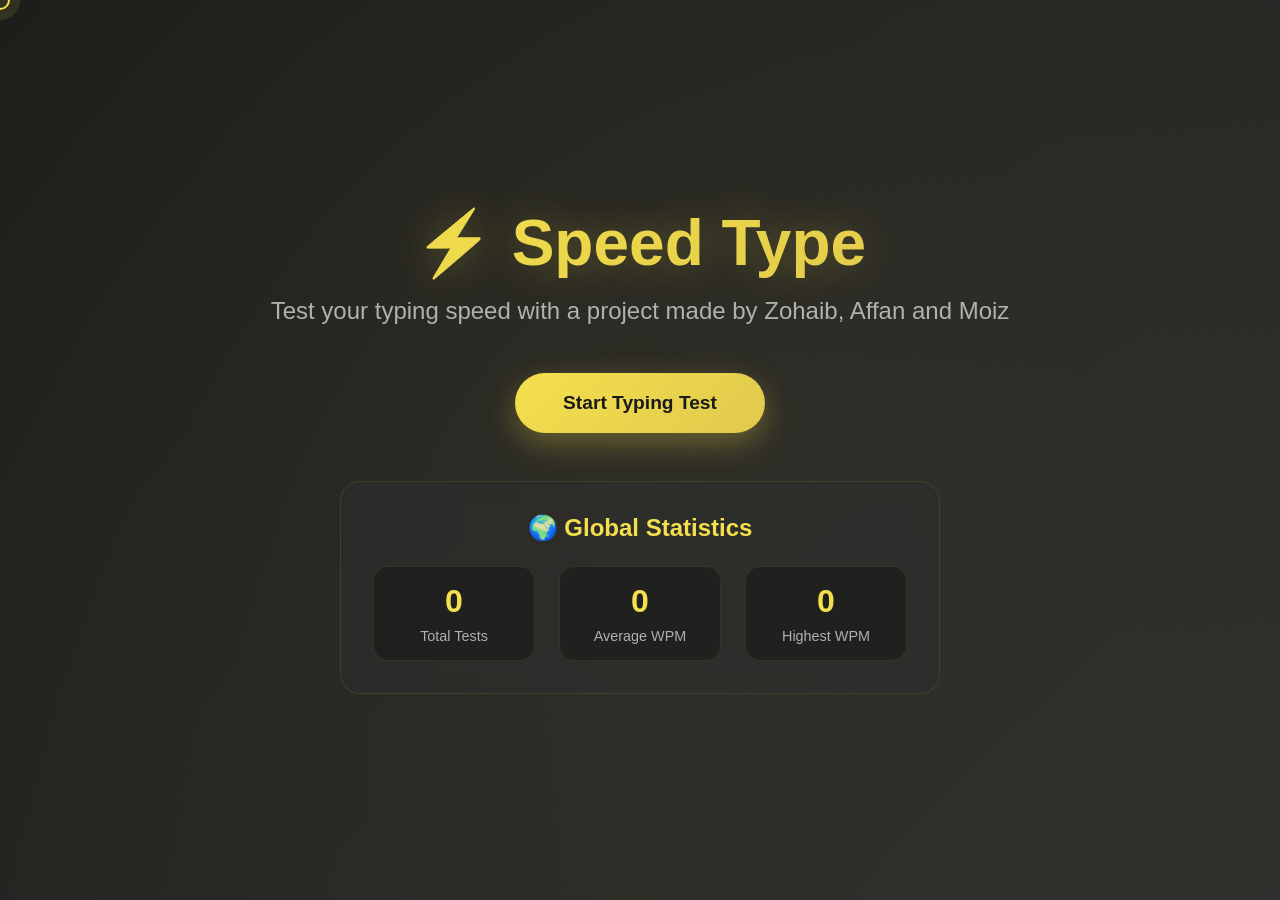
<file: index.html>
<!DOCTYPE html>
<html lang="en">
<head>
    <meta charset="UTF-8">
    <meta name="viewport" content="width=device-width, initial-scale=1.0">
    <title>Premium WPM Tester</title>
    <link rel="stylesheet" href="style.css">
</head>
<body>
    <!-- Custom Cursor -->
    <div class="cursor"></div>
    <div class="cursor-follower"></div>

    <!-- CAPTCHA Modal -->
    <div class="captcha-modal" id="captchaModal">
        <div class="captcha-container">
            <h2>🔒 Verify You're Human</h2>
            <p>Please enter the CAPTCHA below to start the test</p>
            <div class="captcha-display">
                <span id="captchaText">Loading...</span>
                <button class="refresh-captcha" onclick="generateCaptcha()">🔄</button>
            </div>
            <input type="text" id="captchaInput" placeholder="Enter CAPTCHA" class="captcha-input">
            <div class="captcha-error" id="captchaError"></div>
            <button class="verify-btn" onclick="verifyCaptcha()">Verify & Start</button>
        </div>
    </div>

    <!-- Hero Section -->
    <section class="hero" id="hero">
        <div class="hero-content">
            <h1>⚡ Speed Type</h1>
            <p class="subtitle">Test your typing speed with a project made by Zohaib, Affan and Moiz</p>
            <button class="start-btn" onclick="showCaptcha()">Start Typing Test</button>
            <div class="global-stats" id="globalStats">
                <h3>🌍 Global Statistics</h3>
                <div class="stats-grid">
                    <div class="stat-item">
                        <span class="stat-num" id="totalTests">0</span>
                        <span class="stat-text">Total Tests</span>
                    </div>
                    <div class="stat-item">
                        <span class="stat-num" id="avgWpm">0</span>
                        <span class="stat-text">Average WPM</span>
                    </div>
                    <div class="stat-item">
                        <span class="stat-num" id="highestWpm">0</span>
                        <span class="stat-text">Highest WPM</span>
                    </div>
                </div>
            </div>
        </div>
    </section>

    <!-- Test Section -->
    <section class="test-section" id="testSection">
        <div class="test-container">
            <div class="time-selector">
                <button class="time-btn active" onclick="selectTime(15)">15s</button>
                <button class="time-btn" onclick="selectTime(30)">30s</button>
                <button class="time-btn" onclick="selectTime(60)">60s</button>
                <button class="time-btn" onclick="selectTime(90)">90s</button>
            </div>

            <div class="stats-bar">
                <div class="stat">
                    <span class="stat-value" id="timer">60</span>
                    <span class="stat-label">Time</span>
                </div>
                <div class="stat">
                    <span class="stat-value" id="wpm">0</span>
                    <span class="stat-label">WPM</span>
                </div>
                <div class="stat">
                    <span class="stat-value" id="accuracy">100</span>
                    <span class="stat-label">Accuracy %</span>
                </div>
                <div class="stat">
                    <span class="stat-value" id="errors">0</span>
                    <span class="stat-label">Errors</span>
                </div>
            </div>

            <div class="text-display" id="textDisplay"></div>
            <input type="text" class="input-field" id="inputField" placeholder="Start typing here..." disabled>

            <div class="control-btns">
                <button class="ctrl-btn" onclick="newParagraph()">🔄 New Paragraph</button>
                <button class="ctrl-btn" onclick="resetTest()">↻ Reset</button>
            </div>
        </div>
    </section>

    <!-- Results Section -->
    <section class="results-section" id="resultsSection">
        <div class="results-container">
            <div class="results-header">
                <h2>🎉 Test Complete!</h2>
            </div>

            <div class="main-results">
                <div class="result-card">
                    <h3 id="finalWpm">0</h3>
                    <p>Words Per Minute</p>
                </div>
                <div class="result-card">
                    <h3 id="finalAccuracy">0%</h3>
                    <p>Accuracy</p>
                </div>
                <div class="result-card">
                    <h3 id="finalCorrect">0</h3>
                    <p>Correct Words</p>
                </div>
                <div class="result-card">
                    <h3 id="finalErrors">0</h3>
                    <p>Total Errors</p>
                </div>
            </div>

            <!-- Leaderboard Tabs -->
            <div class="leaderboard-tabs">
                <button class="tab-btn active" onclick="showTab('personal')">📊 Your History</button>
                <button class="tab-btn" onclick="showTab('global')">🌍 Global Leaderboard</button>
            </div>

            <!-- Personal History Section -->
            <div class="history-section" id="personalHistory">
                <h3>📊 Your Best Scores</h3>
                <div class="history-grid" id="historyGrid"></div>
            </div>

            <!-- Global Leaderboard Section -->
            <div class="history-section" id="globalLeaderboard" style="display: none;">
                <h3>🌍 Top 10 Global Scores</h3>
                <div class="history-grid" id="leaderboardGrid"></div>
            </div>

            <div class="control-btns">
                <button class="ctrl-btn" onclick="retakeTest()">↻ Take Another Test</button>
                <button class="ctrl-btn" onclick="goHome()">🏠 Home</button>
            </div>
        </div>
    </section>

    <script>
        // API Base URL - Change this if your backend runs on different host/port
        const API_URL = 'http://localhost:8000';

        // Custom Cursor
        const cursor = document.querySelector('.cursor');
        const follower = document.querySelector('.cursor-follower');

        document.addEventListener('mousemove', (e) => {
            cursor.style.left = e.clientX + 'px';
            cursor.style.top = e.clientY + 'px';
            
            setTimeout(() => {
                follower.style.left = e.clientX + 'px';
                follower.style.top = e.clientY + 'px';
            }, 100);
        });

        // Paragraphs
        let paragraphs = [
            "The quick brown fox jumps over the lazy dog every single morning. This sentence helps me warm up my fingers and focus on accuracy. I try to type it smoothly without rushing, making sure every key is pressed correctly. Slow and steady always builds better technique.",
            "Respectfully, if you're not hitting that WPM goal, you're kinda sus. But it's giving growth mindset energy so we stan the effort. The way you're typing is ate, no crumbs left. This is your moment to shine and be iconic. Remember, we're all just NPCs in someone else's story, but you're the main character here. Slay the keyboard bestie.",
            "Okay but like, typing fast is literally a flex in this economy. Your keyboard is probably screaming right now but that's the vibe we're going for. This hits different when you're in the zone. No thoughts, just vibes and finger movement. You're doing amazing sweetie, keep that energy up. The algorithm is watching and it's impressed.",
            "Listen, I'm not saying you're the GOAT at typing, but you're definitely giving champion energy. The dedication is unmatched, the speed is incredible, and the accuracy is chef's kiss. This is what peak performance looks like fam. You understood the assignment and came prepared. Respectfully, you're carrying the team right now.",
            "Pov: you're absolutely crushing this typing test and everyone is shook. The way your fingers are moving is giving professional typist realness. This is so fetch and it's definitely going to happen. You're living rent free in everyone's head with these skills. The vibes are immaculate and the energy is unmatched bestie.",
            "Bestie wake up, new typing speed just dropped and it's giving everything. The commitment to excellence is real and we're here for it. Your typing aura is literally glowing right now. This is the content we signed up for. No skips, all hits, just pure typing excellence. You're the moment and the movement."
        ];

        let selectedTime = 60;
        let timeLeft = selectedTime;
        let timerInterval;
        let currentParagraph = '';
        let charIndex = 0;
        let errors = 0;
        let correctChars = 0;
        let isTestActive = false;
        let testStarted = false;
        let captchaSessionId = null;

        // ==================== CAPTCHA FUNCTIONS ====================

        async function generateCaptcha() {
            try {
                const response = await fetch(`${API_URL}/api/captcha/generate`, {
                    method: 'POST',
                    headers: {
                        'Content-Type': 'application/json'
                    }
                });

                const data = await response.json();
                captchaSessionId = data.session_id;
                document.getElementById('captchaText').textContent = data.captcha_text;
                document.getElementById('captchaError').textContent = '';
            } catch (error) {
                console.error('Error generating CAPTCHA:', error);
                document.getElementById('captchaText').textContent = 'Error loading CAPTCHA';
            }
        }

        function showCaptcha() {
            document.getElementById('captchaModal').classList.add('active');
            generateCaptcha();
            document.getElementById('captchaInput').value = '';
            document.getElementById('captchaInput').focus();
        }

        async function verifyCaptcha() {
            const captchaInput = document.getElementById('captchaInput').value;
            
            if (!captchaInput) {
                document.getElementById('captchaError').textContent = 'Please enter the CAPTCHA';
                return;
            }

            try {
                const response = await fetch(`${API_URL}/api/captcha/verify`, {
                    method: 'POST',
                    headers: {
                        'Content-Type': 'application/json'
                    },
                    body: JSON.stringify({
                        session_id: captchaSessionId,
                        captcha_input: captchaInput
                    })
                });

                const data = await response.json();

                if (response.ok && data.verified) {
                    document.getElementById('captchaModal').classList.remove('active');
                    startTest();
                } else {
                    document.getElementById('captchaError').textContent = 'Incorrect CAPTCHA. Try again.';
                    generateCaptcha();
                    document.getElementById('captchaInput').value = '';
                }
            } catch (error) {
                console.error('Error verifying CAPTCHA:', error);
                document.getElementById('captchaError').textContent = 'Verification failed. Try again.';
                generateCaptcha();
            }
        }

        // Allow Enter key to verify CAPTCHA
        document.getElementById('captchaInput').addEventListener('keypress', (e) => {
            if (e.key === 'Enter') {
                verifyCaptcha();
            }
        });

        // ==================== GLOBAL STATS FUNCTIONS ====================

        async function loadGlobalStats() {
            try {
                const response = await fetch(`${API_URL}/api/stats`);
                const data = await response.json();

                document.getElementById('totalTests').textContent = data.total_tests;
                document.getElementById('avgWpm').textContent = data.average_wpm;
                document.getElementById('highestWpm').textContent = data.highest_wpm;
            } catch (error) {
                console.error('Error loading global stats:', error);
            }
        }

        // ==================== LEADERBOARD FUNCTIONS ====================

        async function submitToLeaderboard(wpm, accuracy, correctWords, errors, time) {
            try {
                const response = await fetch(`${API_URL}/api/leaderboard/submit`, {
                    method: 'POST',
                    headers: {
                        'Content-Type': 'application/json'
                    },
                    body: JSON.stringify({
                        wpm: wpm,
                        accuracy: accuracy,
                        correct_words: correctWords,
                        errors: errors,
                        time: time,
                        date: new Date().toLocaleDateString()
                    })
                });

                const data = await response.json();
                console.log('Score submitted to leaderboard:', data);
                return data;
            } catch (error) {
                console.error('Error submitting to leaderboard:', error);
            }
        }

        async function loadGlobalLeaderboard() {
            try {
                const response = await fetch(`${API_URL}/api/leaderboard/top?limit=10`);
                const data = await response.json();

                const leaderboardGrid = document.getElementById('leaderboardGrid');
                leaderboardGrid.innerHTML = '';

                if (data.count === 0) {
                    leaderboardGrid.innerHTML = '<p style="text-align: center; color: #b0b0b0;">No scores yet. Be the first!</p>';
                    return;
                }

                data.scores.forEach((score, index) => {
                    const item = document.createElement('div');
                    item.classList.add('history-item');
                    
                    const rankEmoji = index === 0 ? '🥇' : index === 1 ? '🥈' : index === 2 ? '🥉' : `#${index + 1}`;
                    
                    item.innerHTML = `
                        <div class="wpm">${rankEmoji} ${score.wpm} WPM</div>
                        <div class="details">
                            <span>Accuracy: ${score.accuracy}%</span>
                            <span>${score.time}s</span>
                        </div>
                        <div class="details">
                            <span>Errors: ${score.errors}</span>
                            <span>${score.date}</span>
                        </div>
                    `;
                    leaderboardGrid.appendChild(item);
                });
            } catch (error) {
                console.error('Error loading leaderboard:', error);
            }
        }

        function showTab(tab) {
            const personalHistory = document.getElementById('personalHistory');
            const globalLeaderboard = document.getElementById('globalLeaderboard');
            const tabs = document.querySelectorAll('.tab-btn');

            tabs.forEach(t => t.classList.remove('active'));

            if (tab === 'personal') {
                personalHistory.style.display = 'block';
                globalLeaderboard.style.display = 'none';
                tabs[0].classList.add('active');
            } else {
                personalHistory.style.display = 'none';
                globalLeaderboard.style.display = 'block';
                tabs[1].classList.add('active');
                loadGlobalLeaderboard();
            }
        }

        // ==================== TEST FUNCTIONS ====================

        function initTest() {
            newParagraph();
            loadGlobalStats();
        }

        function selectTime(time) {
            if (testStarted) return;
            
            selectedTime = time;
            timeLeft = time;
            document.getElementById('timer').textContent = time;
            
            document.querySelectorAll('.time-btn').forEach(btn => {
                btn.classList.remove('active');
            });
            event.target.classList.add('active');
        }

        function newParagraph() {
            currentParagraph = paragraphs[Math.floor(Math.random() * paragraphs.length)];
            const textDisplay = document.getElementById('textDisplay');
            textDisplay.innerHTML = '';
            
            currentParagraph.split('').forEach(char => {
                const span = document.createElement('span');
                span.textContent = char;
                span.classList.add('char');
                textDisplay.appendChild(span);
            });
            
            textDisplay.firstChild.classList.add('current');
            resetTest();
        }

        function startTest() {
            document.getElementById('hero').style.display = 'none';
            document.getElementById('testSection').classList.add('active');
            document.getElementById('inputField').disabled = false;
            document.getElementById('inputField').focus();
            initTest();
        }

        function startTimer() {
            if (timerInterval) return;
            
            timerInterval = setInterval(() => {
                timeLeft--;
                document.getElementById('timer').textContent = timeLeft;
                
                if (timeLeft <= 0) {
                    endTest();
                }
            }, 1000);
        }

        document.getElementById('inputField').addEventListener('input', (e) => {
            if (!testStarted) {
                testStarted = true;
                isTestActive = true;
                startTimer();
            }

            const inputValue = e.target.value;
            const chars = document.querySelectorAll('.char');
            
            chars[charIndex]?.classList.remove('current');
            
            if (inputValue.length > charIndex) {
                const currentChar = currentParagraph[charIndex];
                const typedChar = inputValue[charIndex];
                
                if (typedChar === currentChar) {
                    chars[charIndex].classList.add('correct');
                    chars[charIndex].classList.remove('incorrect');
                    correctChars++;
                } else {
                    chars[charIndex].classList.add('incorrect');
                    chars[charIndex].classList.remove('correct');
                    errors++;
                }
                
                charIndex++;
                chars[charIndex]?.classList.add('current');
            } else if (inputValue.length < charIndex) {
                charIndex--;
                chars[charIndex].classList.remove('correct', 'incorrect');
                chars[charIndex].classList.add('current');
            }
            
            updateStats();
            
            if (charIndex >= currentParagraph.length) {
                endTest();
            }
        });

        function updateStats() {
            const timeElapsed = (selectedTime - timeLeft) / 60;
            const wordsTyped = correctChars / 5;
            const wpm = timeElapsed > 0 ? Math.round(wordsTyped / timeElapsed) : 0;
            const accuracy = charIndex > 0 ? Math.round((correctChars / charIndex) * 100) : 100;
            
            document.getElementById('wpm').textContent = wpm;
            document.getElementById('accuracy').textContent = accuracy;
            document.getElementById('errors').textContent = errors;
        }

        async function endTest() {
            clearInterval(timerInterval);
            isTestActive = false;
            testStarted = false;
            document.getElementById('inputField').disabled = true;
            
            const timeElapsed = (selectedTime - timeLeft) / 60;
            const wordsTyped = correctChars / 5;
            const finalWpm = timeElapsed > 0 ? Math.round(wordsTyped / timeElapsed) : 0;
            const finalAccuracy = charIndex > 0 ? Math.round((correctChars / charIndex) * 100) : 100;
            const correctWords = Math.floor(correctChars / 5);
            
            document.getElementById('finalWpm').textContent = finalWpm;
            document.getElementById('finalAccuracy').textContent = finalAccuracy + '%';
            document.getElementById('finalCorrect').textContent = correctWords;
            document.getElementById('finalErrors').textContent = errors;
            
            // Save to localStorage
            saveScore(finalWpm, finalAccuracy, correctWords, errors);
            displayHistory();
            
            // Submit to backend leaderboard
            await submitToLeaderboard(finalWpm, finalAccuracy, correctWords, errors, selectedTime);
            
            document.getElementById('testSection').classList.remove('active');
            document.getElementById('resultsSection').classList.add('active');
        }

        function resetTest() {
            clearInterval(timerInterval);
            timerInterval = null;
            timeLeft = selectedTime;
            charIndex = 0;
            errors = 0;
            correctChars = 0;
            testStarted = false;
            isTestActive = false;
            
            document.getElementById('timer').textContent = selectedTime;
            document.getElementById('wpm').textContent = '0';
            document.getElementById('accuracy').textContent = '100';
            document.getElementById('errors').textContent = '0';
            document.getElementById('inputField').value = '';
            document.getElementById('inputField').disabled = false;
            
            document.querySelectorAll('.char').forEach(char => {
                char.classList.remove('correct', 'incorrect', 'current');
            });
            document.querySelector('.char')?.classList.add('current');
        }

        function saveScore(wpm, accuracy, correctWords, errors) {
            let scores = JSON.parse(localStorage.getItem('typingScores') || '[]');
            
            const newScore = {
                wpm,
                accuracy,
                correctWords,
                errors,
                date: new Date().toLocaleDateString(),
                time: selectedTime
            };
            
            scores.unshift(newScore);
            scores = scores.slice(0, 6);
            
            localStorage.setItem('typingScores', JSON.stringify(scores));
        }

        function displayHistory() {
            const scores = JSON.parse(localStorage.getItem('typingScores') || '[]');
            const historyGrid = document.getElementById('historyGrid');
            historyGrid.innerHTML = '';
            
            if (scores.length === 0) {
                historyGrid.innerHTML = '<p style="text-align: center; color: #b0b0b0;">No previous scores yet. Keep practicing!</p>';
                return;
            }
            
            const bestWpm = Math.max(...scores.map(s => s.wpm));
            
            scores.forEach(score => {
                const item = document.createElement('div');
                item.classList.add('history-item');
                item.innerHTML = `
                    <div class="wpm">${score.wpm} WPM ${score.wpm === bestWpm ? '<span class="best-badge">BEST</span>' : ''}</div>
                    <div class="details">
                        <span>Accuracy: ${score.accuracy}%</span>
                        <span>${score.time}s</span>
                    </div>
                    <div class="details">
                        <span>Errors: ${score.errors}</span>
                        <span>${score.date}</span>
                    </div>
                `;
                historyGrid.appendChild(item);
            });
        }

        function retakeTest() {
            document.getElementById('resultsSection').classList.remove('active');
            showCaptcha();
        }

        function goHome() {
            document.getElementById('resultsSection').classList.remove('active');
            document.getElementById('hero').style.display = 'flex';
            resetTest();
            loadGlobalStats();
        }

        // Smooth scroll effect
        window.addEventListener('scroll', () => {
            const scrolled = window.pageYOffset;
            document.querySelector('.hero').style.transform = `translateY(${scrolled * 0.5}px)`;
        });

        // Initialize on page load
        window.addEventListener('DOMContentLoaded', () => {
            initTest();
        });
    </script>
</body>
</html>
</file>
<file: style.css>
* {
            margin: 0;
            padding: 0;
            box-sizing: border-box;
        }

        body {
            font-family: 'Segoe UI', Tahoma, Geneva, Verdana, sans-serif;
            background: linear-gradient(135deg, #1a1a1a 0%, #2d2d2d 100%);
            color: #e0e0e0;
            overflow-x: hidden;
            cursor: none;
        }

        /* Custom Cursor */
        .cursor {
            width: 20px;
            height: 20px;
            border: 2px solid #f4e04d;
            border-radius: 50%;
            position: fixed;
            pointer-events: none;
            z-index: 9999;
            transition: transform 0.15s ease, border-color 0.3s ease;
            transform: translate(-50%, -50%);
        }

        .cursor-follower {
            width: 40px;
            height: 40px;
            background: rgba(244, 224, 77, 0.1);
            border-radius: 50%;
            position: fixed;
            pointer-events: none;
            z-index: 9998;
            transition: transform 0.3s ease;
            transform: translate(-50%, -50%);
        }

        /* Hero Section */
        .hero {
            min-height: 100vh;
            display: flex;
            flex-direction: column;
            justify-content: center;
            align-items: center;
            padding: 2rem;
            position: relative;
            overflow: hidden;
        }

        .hero::before {
            content: '';
            position: absolute;
            top: -50%;
            left: -50%;
            width: 200%;
            height: 200%;
            background: radial-gradient(circle, rgba(244, 224, 77, 0.05) 0%, transparent 70%);
            animation: rotate 30s linear infinite;
        }

        @keyframes rotate {
            0% { transform: rotate(0deg); }
            100% { transform: rotate(360deg); }
        }

        .hero-content {
            text-align: center;
            z-index: 1;
            animation: fadeInUp 1s ease;
        }

        @keyframes fadeInUp {
            from {
                opacity: 0;
                transform: translateY(30px);
            }
            to {
                opacity: 1;
                transform: translateY(0);
            }
        }

        h1 {
            font-size: 4rem;
            font-weight: 700;
            background: linear-gradient(135deg, #f4e04d 0%, #e0c94d 100%);
            
            -webkit-text-fill-color: transparent;
            margin-bottom: 1rem;
            text-shadow: 0 0 40px rgba(244, 224, 77, 0.3);
        }

        .subtitle {
            font-size: 1.5rem;
            color: #b0b0b0;
            margin-bottom: 3rem;
        }

        .start-btn {
            padding: 1.2rem 3rem;
            font-size: 1.2rem;
            background: linear-gradient(135deg, #f4e04d 0%, #e0c94d 100%);
            color: #1a1a1a;
            border: none;
            border-radius: 50px;
            cursor: pointer;
            font-weight: 600;
            transition: all 0.3s ease;
            box-shadow: 0 10px 30px rgba(244, 224, 77, 0.3);
            position: relative;
            overflow: hidden;
        }

        .start-btn::before {
            content: '';
            position: absolute;
            top: 50%;
            left: 50%;
            width: 0;
            height: 0;
            border-radius: 50%;
            background: rgba(255, 255, 255, 0.3);
            transform: translate(-50%, -50%);
            transition: width 0.6s ease, height 0.6s ease;
        }

        .start-btn:hover::before {
            width: 300px;
            height: 300px;
        }

        .start-btn:hover {
            transform: translateY(-3px);
            box-shadow: 0 15px 40px rgba(244, 224, 77, 0.5);
        }

        /* Test Section */
        .test-section {
            min-height: 100vh;
            display: none;
            flex-direction: column;
            justify-content: center;
            align-items: center;
            padding: 2rem;
            opacity: 0;
            animation: fadeIn 0.6s ease forwards;
        }

        .test-section.active {
            display: flex;
        }

        @keyframes fadeIn {
            to { opacity: 1; }
        }

        .test-container {
            width: 100%;
            max-width: 900px;
            background: rgba(45, 45, 45, 0.6);
            backdrop-filter: blur(10px);
            border-radius: 20px;
            padding: 3rem;
            box-shadow: 0 20px 60px rgba(0, 0, 0, 0.5);
            border: 1px solid rgba(244, 224, 77, 0.1);
        }

        .time-selector {
            display: flex;
            gap: 1rem;
            justify-content: center;
            margin-bottom: 2rem;
        }

        .time-btn {
            padding: 0.8rem 2rem;
            background: rgba(244, 224, 77, 0.1);
            border: 2px solid rgba(244, 224, 77, 0.3);
            color: #f4e04d;
            border-radius: 30px;
            cursor: pointer;
            transition: all 0.3s ease;
            font-size: 1rem;
            font-weight: 600;
        }

        .time-btn:hover {
            background: rgba(244, 224, 77, 0.2);
            transform: scale(1.05);
            box-shadow: 0 5px 20px rgba(244, 224, 77, 0.3);
        }

        .time-btn.active {
            background: #f4e04d;
            color: #1a1a1a;
            border-color: #f4e04d;
        }

        .stats-bar {
            display: flex;
            justify-content: space-around;
            margin-bottom: 2rem;
            flex-wrap: wrap;
            gap: 1rem;
        }

        .stat {
            text-align: center;
            padding: 1rem;
            background: rgba(244, 224, 77, 0.05);
            border-radius: 15px;
            min-width: 120px;
            transition: all 0.3s ease;
        }

        .stat:hover {
            background: rgba(244, 224, 77, 0.1);
            transform: translateY(-5px);
        }

        .stat-value {
            font-size: 2rem;
            font-weight: 700;
            color: #f4e04d;
            display: block;
        }

        .stat-label {
            font-size: 0.9rem;
            color: #b0b0b0;
            margin-top: 0.5rem;
        }

        .text-display {
            font-size: 1.5rem;
            line-height: 2;
            margin-bottom: 2rem;
            padding: 2rem;
            background: rgba(26, 26, 26, 0.8);
            border-radius: 15px;
            min-height: 200px;
            letter-spacing: 0.5px;
            user-select: none;
        }

        .char {
            transition: all 0.1s ease;
        }

        .char.correct {
            color: #4caf50;
        }

        .char.incorrect {
            color: #f44336;
            background: rgba(244, 67, 54, 0.2);
            border-radius: 3px;
        }

        .char.current {
            background: rgba(244, 224, 77, 0.3);
            border-left: 2px solid #f4e04d;
            animation: blink 1s infinite;
        }

        @keyframes blink {
            0%, 50% { opacity: 1; }
            51%, 100% { opacity: 0.5; }
        }

        .input-field {
            width: 100%;
            padding: 1.5rem;
            font-size: 1.3rem;
            background: rgba(26, 26, 26, 0.8);
            border: 2px solid rgba(244, 224, 77, 0.3);
            border-radius: 15px;
            color: #e0e0e0;
            outline: none;
            transition: all 0.3s ease;
        }

        .input-field:focus {
            border-color: #f4e04d;
            box-shadow: 0 0 20px rgba(244, 224, 77, 0.3);
        }

        .control-btns {
            display: flex;
            gap: 1rem;
            justify-content: center;
            margin-top: 2rem;
        }

        .ctrl-btn {
            padding: 0.8rem 2rem;
            background: rgba(244, 224, 77, 0.1);
            border: 2px solid rgba(244, 224, 77, 0.3);
            color: #f4e04d;
            border-radius: 30px;
            cursor: pointer;
            transition: all 0.3s ease;
            font-size: 1rem;
            font-weight: 600;
        }

        .ctrl-btn:hover {
            background: #f4e04d;
            color: #1a1a1a;
            transform: translateY(-3px);
            box-shadow: 0 10px 25px rgba(244, 224, 77, 0.4);
        }

        /* Results Section */
        .results-section {
            min-height: 100vh;
            display: none;
            flex-direction: column;
            justify-content: center;
            align-items: center;
            padding: 2rem;
            opacity: 0;
            animation: fadeIn 0.6s ease forwards;
        }

        .results-section.active {
            display: flex;
        }

        .results-container {
            width: 100%;
            max-width: 1000px;
        }

        .results-header {
            text-align: center;
            margin-bottom: 3rem;
        }

        .results-header h2 {
            font-size: 3rem;
            color: #f4e04d;
            margin-bottom: 1rem;
        }

        .main-results {
            display: grid;
            grid-template-columns: repeat(auto-fit, minmax(200px, 1fr));
            gap: 2rem;
            margin-bottom: 3rem;
        }

        .result-card {
            background: rgba(45, 45, 45, 0.6);
            backdrop-filter: blur(10px);
            padding: 2rem;
            border-radius: 20px;
            text-align: center;
            border: 1px solid rgba(244, 224, 77, 0.1);
            transition: all 0.3s ease;
            animation: scaleIn 0.5s ease backwards;
        }

        .result-card:nth-child(1) { animation-delay: 0.1s; }
        .result-card:nth-child(2) { animation-delay: 0.2s; }
        .result-card:nth-child(3) { animation-delay: 0.3s; }
        .result-card:nth-child(4) { animation-delay: 0.4s; }

        @keyframes scaleIn {
            from {
                transform: scale(0.8);
                opacity: 0;
            }
            to {
                transform: scale(1);
                opacity: 1;
            }
        }

        .result-card:hover {
            transform: translateY(-10px);
            box-shadow: 0 20px 40px rgba(244, 224, 77, 0.2);
            border-color: rgba(244, 224, 77, 0.3);
        }

        .result-card h3 {
            font-size: 3rem;
            color: #f4e04d;
            margin-bottom: 0.5rem;
        }

        .result-card p {
            color: #b0b0b0;
            font-size: 1.1rem;
        }

        .history-section {
            background: rgba(45, 45, 45, 0.6);
            backdrop-filter: blur(10px);
            padding: 2rem;
            border-radius: 20px;
            border: 1px solid rgba(244, 224, 77, 0.1);
            margin-bottom: 2rem;
        }

        .history-section h3 {
            font-size: 1.8rem;
            color: #f4e04d;
            margin-bottom: 1.5rem;
            text-align: center;
        }

        .history-grid {
            display: grid;
            grid-template-columns: repeat(auto-fit, minmax(250px, 1fr));
            gap: 1rem;
        }

        .history-item {
            background: rgba(26, 26, 26, 0.6);
            padding: 1.5rem;
            border-radius: 15px;
            border: 1px solid rgba(244, 224, 77, 0.1);
            transition: all 0.3s ease;
        }

        .history-item:hover {
            border-color: rgba(244, 224, 77, 0.3);
            transform: scale(1.02);
        }

        .history-item .wpm {
            font-size: 2rem;
            color: #f4e04d;
            font-weight: 700;
        }

        .history-item .details {
            display: flex;
            justify-content: space-between;
            margin-top: 0.5rem;
            color: #b0b0b0;
            font-size: 0.9rem;
        }

        .best-badge {
            display: inline-block;
            background: linear-gradient(135deg, #f4e04d 0%, #e0c94d 100%);
            color: #1a1a1a;
            padding: 0.3rem 0.8rem;
            border-radius: 20px;
            font-size: 0.8rem;
            font-weight: 700;
            margin-left: 0.5rem;
        }

        @media (max-width: 768px) {
            h1 { font-size: 2.5rem; }
            .subtitle { font-size: 1.2rem; }
            .text-display { font-size: 1.2rem; }
            .time-selector { flex-wrap: wrap; }
        }

        /* ==================== CAPTCHA MODAL STYLES ==================== */

.captcha-modal {
    position: fixed;
    top: 0;
    left: 0;
    width: 100%;
    height: 100%;
    background: rgba(0, 0, 0, 0.9);
    backdrop-filter: blur(10px);
    display: none;
    justify-content: center;
    align-items: center;
    z-index: 10000;
    animation: fadeIn 0.3s ease;
}

.captcha-modal.active {
    display: flex;
}

.captcha-container {
    background: linear-gradient(135deg, #2d2d2d 0%, #1a1a1a 100%);
    padding: 3rem;
    border-radius: 20px;
    border: 2px solid rgba(244, 224, 77, 0.3);
    box-shadow: 0 20px 60px rgba(0, 0, 0, 0.8);
    text-align: center;
    max-width: 450px;
    width: 90%;
    animation: slideUp 0.4s ease;
}

@keyframes slideUp {
    from {
        transform: translateY(50px);
        opacity: 0;
    }
    to {
        transform: translateY(0);
        opacity: 1;
    }
}

.captcha-container h2 {
    color: #f4e04d;
    margin-bottom: 1rem;
    font-size: 2rem;
}

.captcha-container p {
    color: #b0b0b0;
    margin-bottom: 2rem;
}

.captcha-display {
    display: flex;
    align-items: center;
    justify-content: center;
    gap: 1rem;
    margin-bottom: 1.5rem;
    background: rgba(244, 224, 77, 0.1);
    padding: 1.5rem;
    border-radius: 15px;
    border: 2px solid rgba(244, 224, 77, 0.3);
}

.captcha-display span {
    font-size: 2.5rem;
    font-weight: 700;
    color: #f4e04d;
    letter-spacing: 8px;
    user-select: none;
    font-family: 'Courier New', monospace;
}

.refresh-captcha {
    background: rgba(244, 224, 77, 0.2);
    border: 2px solid rgba(244, 224, 77, 0.3);
    color: #f4e04d;
    width: 40px;
    height: 40px;
    border-radius: 50%;
    cursor: pointer;
    font-size: 1.2rem;
    transition: all 0.3s ease;
}

.refresh-captcha:hover {
    background: #f4e04d;
    color: #1a1a1a;
    transform: rotate(180deg);
}

.captcha-input {
    width: 100%;
    padding: 1rem;
    font-size: 1.5rem;
    background: rgba(26, 26, 26, 0.8);
    border: 2px solid rgba(244, 224, 77, 0.3);
    border-radius: 10px;
    color: #e0e0e0;
    text-align: center;
    outline: none;
    letter-spacing: 4px;
    margin-bottom: 1rem;
    transition: all 0.3s ease;
}

.captcha-input:focus {
    border-color: #f4e04d;
    box-shadow: 0 0 20px rgba(244, 224, 77, 0.3);
}

.captcha-error {
    color: #f44336;
    margin-bottom: 1rem;
    min-height: 20px;
    font-size: 0.9rem;
}

.verify-btn {
    width: 100%;
    padding: 1rem 2rem;
    font-size: 1.2rem;
    background: linear-gradient(135deg, #f4e04d 0%, #e0c94d 100%);
    color: #1a1a1a;
    border: none;
    border-radius: 10px;
    cursor: pointer;
    font-weight: 600;
    transition: all 0.3s ease;
    box-shadow: 0 10px 30px rgba(244, 224, 77, 0.3);
}

.verify-btn:hover {
    transform: translateY(-3px);
    box-shadow: 0 15px 40px rgba(244, 224, 77, 0.5);
}

/* ==================== GLOBAL STATS ON HERO ==================== */

.global-stats {
    margin-top: 3rem;
    background: rgba(45, 45, 45, 0.6);
    backdrop-filter: blur(10px);
    padding: 2rem;
    border-radius: 20px;
    border: 1px solid rgba(244, 224, 77, 0.1);
    max-width: 600px;
    margin-left: auto;
    margin-right: auto;
}

.global-stats h3 {
    color: #f4e04d;
    margin-bottom: 1.5rem;
    font-size: 1.5rem;
}

.stats-grid {
    display: grid;
    grid-template-columns: repeat(3, 1fr);
    gap: 1.5rem;
}

.stat-item {
    text-align: center;
    padding: 1rem;
    background: rgba(26, 26, 26, 0.6);
    border-radius: 15px;
    border: 1px solid rgba(244, 224, 77, 0.1);
    transition: all 0.3s ease;
}

.stat-item:hover {
    transform: translateY(-5px);
    border-color: rgba(244, 224, 77, 0.3);
}

.stat-num {
    display: block;
    font-size: 2rem;
    font-weight: 700;
    color: #f4e04d;
    margin-bottom: 0.5rem;
}

.stat-text {
    display: block;
    font-size: 0.9rem;
    color: #b0b0b0;
}

/* ==================== LEADERBOARD TABS ==================== */

.leaderboard-tabs {
    display: flex;
    gap: 1rem;
    justify-content: center;
    margin-bottom: 2rem;
}

.tab-btn {
    padding: 1rem 2rem;
    background: rgba(244, 224, 77, 0.1);
    border: 2px solid rgba(244, 224, 77, 0.3);
    color: #f4e04d;
    border-radius: 30px;
    cursor: pointer;
    transition: all 0.3s ease;
    font-size: 1rem;
    font-weight: 600;
}

.tab-btn:hover {
    background: rgba(244, 224, 77, 0.2);
    transform: scale(1.05);
}

.tab-btn.active {
    background: #f4e04d;
    color: #1a1a1a;
    border-color: #f4e04d;
}

/* ==================== RESPONSIVE DESIGN ==================== */

@media (max-width: 768px) {
    .captcha-container {
        padding: 2rem;
    }

    .captcha-display span {
        font-size: 2rem;
        letter-spacing: 5px;
    }

    .stats-grid {
        grid-template-columns: 1fr;
        gap: 1rem;
    }

    .leaderboard-tabs {
        flex-direction: column;
    }

    .tab-btn {
        width: 100%;
    }
}

        * {
            margin: 0;
            padding: 0;
            box-sizing: border-box;
        }

        body {
            font-family: 'Segoe UI', Tahoma, Geneva, Verdana, sans-serif;
            background: linear-gradient(135deg, #1a1a1a 0%, #2d2d2d 100%);
            color: #e0e0e0;
            overflow-x: hidden;
            cursor: none;
        }

        /* Custom Cursor */
        .cursor {
            width: 20px;
            height: 20px;
            border: 2px solid #f4e04d;
            border-radius: 50%;
            position: fixed;
            pointer-events: none;
            z-index: 9999;
            transition: transform 0.15s ease, border-color 0.3s ease;
            transform: translate(-50%, -50%);
        }

        .cursor-follower {
            width: 40px;
            height: 40px;
            background: rgba(244, 224, 77, 0.1);
            border-radius: 50%;
            position: fixed;
            pointer-events: none;
            z-index: 9998;
            transition: transform 0.3s ease;
            transform: translate(-50%, -50%);
        }

        /* Hero Section */
        .hero {
            min-height: 100vh;
            display: flex;
            flex-direction: column;
            justify-content: center;
            align-items: center;
            padding: 2rem;
            position: relative;
            overflow: hidden;
        }

        .hero::before {
            content: '';
            position: absolute;
            top: -50%;
            left: -50%;
            width: 200%;
            height: 200%;
            background: radial-gradient(circle, rgba(244, 224, 77, 0.05) 0%, transparent 70%);
            animation: rotate 30s linear infinite;
        }

        @keyframes rotate {
            0% { transform: rotate(0deg); }
            100% { transform: rotate(360deg); }
        }

        .hero-content {
            text-align: center;
            z-index: 1;
            animation: fadeInUp 1s ease;
        }

        @keyframes fadeInUp {
            from {
                opacity: 0;
                transform: translateY(30px);
            }
            to {
                opacity: 1;
                transform: translateY(0);
            }
        }

        h1 {
            font-size: 4rem;
            font-weight: 700;
            background: linear-gradient(135deg, #f4e04d 0%, #e0c94d 100%);
            -webkit-background-clip: text;
            -webkit-text-fill-color: transparent;
            margin-bottom: 1rem;
            text-shadow: 0 0 40px rgba(244, 224, 77, 0.3);
        }

        .subtitle {
            font-size: 1.5rem;
            color: #b0b0b0;
            margin-bottom: 3rem;
        }

        .start-btn {
            padding: 1.2rem 3rem;
            font-size: 1.2rem;
            background: linear-gradient(135deg, #f4e04d 0%, #e0c94d 100%);
            color: #1a1a1a;
            border: none;
            border-radius: 50px;
            cursor: pointer;
            font-weight: 600;
            transition: all 0.3s ease;
            box-shadow: 0 10px 30px rgba(244, 224, 77, 0.3);
            position: relative;
            overflow: hidden;
        }

        .start-btn::before {
            content: '';
            position: absolute;
            top: 50%;
            left: 50%;
            width: 0;
            height: 0;
            border-radius: 50%;
            background: rgba(255, 255, 255, 0.3);
            transform: translate(-50%, -50%);
            transition: width 0.6s ease, height 0.6s ease;
        }

        .start-btn:hover::before {
            width: 300px;
            height: 300px;
        }

        .start-btn:hover {
            transform: translateY(-3px);
            box-shadow: 0 15px 40px rgba(244, 224, 77, 0.5);
        }

        /* Test Section */
        .test-section {
            min-height: 100vh;
            display: none;
            flex-direction: column;
            justify-content: center;
            align-items: center;
            padding: 2rem;
            opacity: 0;
            animation: fadeIn 0.6s ease forwards;
        }

        .test-section.active {
            display: flex;
        }

        @keyframes fadeIn {
            to { opacity: 1; }
        }

        .test-container {
            width: 100%;
            max-width: 900px;
            background: rgba(45, 45, 45, 0.6);
            backdrop-filter: blur(10px);
            border-radius: 20px;
            padding: 3rem;
            box-shadow: 0 20px 60px rgba(0, 0, 0, 0.5);
            border: 1px solid rgba(244, 224, 77, 0.1);
        }

        .time-selector {
            display: flex;
            gap: 1rem;
            justify-content: center;
            margin-bottom: 2rem;
        }

        .time-btn {
            padding: 0.8rem 2rem;
            background: rgba(244, 224, 77, 0.1);
            border: 2px solid rgba(244, 224, 77, 0.3);
            color: #f4e04d;
            border-radius: 30px;
            cursor: pointer;
            transition: all 0.3s ease;
            font-size: 1rem;
            font-weight: 600;
        }

        .time-btn:hover {
            background: rgba(244, 224, 77, 0.2);
            transform: scale(1.05);
            box-shadow: 0 5px 20px rgba(244, 224, 77, 0.3);
        }

        .time-btn.active {
            background: #f4e04d;
            color: #1a1a1a;
            border-color: #f4e04d;
        }

        .stats-bar {
            display: flex;
            justify-content: space-around;
            margin-bottom: 2rem;
            flex-wrap: wrap;
            gap: 1rem;
        }

        .stat {
            text-align: center;
            padding: 1rem;
            background: rgba(244, 224, 77, 0.05);
            border-radius: 15px;
            min-width: 120px;
            transition: all 0.3s ease;
        }

        .stat:hover {
            background: rgba(244, 224, 77, 0.1);
            transform: translateY(-5px);
        }

        .stat-value {
            font-size: 2rem;
            font-weight: 700;
            color: #f4e04d;
            display: block;
        }

        .stat-label {
            font-size: 0.9rem;
            color: #b0b0b0;
            margin-top: 0.5rem;
        }

        .text-display {
            font-size: 1.5rem;
            line-height: 2;
            margin-bottom: 2rem;
            padding: 2rem;
            background: rgba(26, 26, 26, 0.8);
            border-radius: 15px;
            min-height: 200px;
            letter-spacing: 0.5px;
            user-select: none;
        }

        .char {
            transition: all 0.1s ease;
        }

        .char.correct {
            color: #4caf50;
        }

        .char.incorrect {
            color: #f44336;
            background: rgba(244, 67, 54, 0.2);
            border-radius: 3px;
        }

        .char.current {
            background: rgba(244, 224, 77, 0.3);
            border-left: 2px solid #f4e04d;
            animation: blink 1s infinite;
        }

        @keyframes blink {
            0%, 50% { opacity: 1; }
            51%, 100% { opacity: 0.5; }
        }

        .input-field {
            width: 100%;
            padding: 1.5rem;
            font-size: 1.3rem;
            background: rgba(26, 26, 26, 0.8);
            border: 2px solid rgba(244, 224, 77, 0.3);
            border-radius: 15px;
            color: #e0e0e0;
            outline: none;
            transition: all 0.3s ease;
        }

        .input-field:focus {
            border-color: #f4e04d;
            box-shadow: 0 0 20px rgba(244, 224, 77, 0.3);
        }

        .control-btns {
            display: flex;
            gap: 1rem;
            justify-content: center;
            margin-top: 2rem;
        }

        .ctrl-btn {
            padding: 0.8rem 2rem;
            background: rgba(244, 224, 77, 0.1);
            border: 2px solid rgba(244, 224, 77, 0.3);
            color: #f4e04d;
            border-radius: 30px;
            cursor: pointer;
            transition: all 0.3s ease;
            font-size: 1rem;
            font-weight: 600;
        }

        .ctrl-btn:hover {
            background: #f4e04d;
            color: #1a1a1a;
            transform: translateY(-3px);
            box-shadow: 0 10px 25px rgba(244, 224, 77, 0.4);
        }

        /* Results Section */
        .results-section {
            min-height: 100vh;
            display: none;
            flex-direction: column;
            justify-content: center;
            align-items: center;
            padding: 2rem;
            opacity: 0;
            animation: fadeIn 0.6s ease forwards;
        }

        .results-section.active {
            display: flex;
        }

        .results-container {
            width: 100%;
            max-width: 1000px;
        }

        .results-header {
            text-align: center;
            margin-bottom: 3rem;
        }

        .results-header h2 {
            font-size: 3rem;
            color: #f4e04d;
            margin-bottom: 1rem;
        }

        .main-results {
            display: grid;
            grid-template-columns: repeat(auto-fit, minmax(200px, 1fr));
            gap: 2rem;
            margin-bottom: 3rem;
        }

        .result-card {
            background: rgba(45, 45, 45, 0.6);
            backdrop-filter: blur(10px);
            padding: 2rem;
            border-radius: 20px;
            text-align: center;
            border: 1px solid rgba(244, 224, 77, 0.1);
            transition: all 0.3s ease;
            animation: scaleIn 0.5s ease backwards;
        }

        .result-card:nth-child(1) { animation-delay: 0.1s; }
        .result-card:nth-child(2) { animation-delay: 0.2s; }
        .result-card:nth-child(3) { animation-delay: 0.3s; }
        .result-card:nth-child(4) { animation-delay: 0.4s; }

        @keyframes scaleIn {
            from {
                transform: scale(0.8);
                opacity: 0;
            }
            to {
                transform: scale(1);
                opacity: 1;
            }
        }

        .result-card:hover {
            transform: translateY(-10px);
            box-shadow: 0 20px 40px rgba(244, 224, 77, 0.2);
            border-color: rgba(244, 224, 77, 0.3);
        }

        .result-card h3 {
            font-size: 3rem;
            color: #f4e04d;
            margin-bottom: 0.5rem;
        }

        .result-card p {
            color: #b0b0b0;
            font-size: 1.1rem;
        }

        .history-section {
            background: rgba(45, 45, 45, 0.6);
            backdrop-filter: blur(10px);
            padding: 2rem;
            border-radius: 20px;
            border: 1px solid rgba(244, 224, 77, 0.1);
            margin-bottom: 2rem;
        }

        .history-section h3 {
            font-size: 1.8rem;
            color: #f4e04d;
            margin-bottom: 1.5rem;
            text-align: center;
        }

        .history-grid {
            display: grid;
            grid-template-columns: repeat(auto-fit, minmax(250px, 1fr));
            gap: 1rem;
        }

        .history-item {
            background: rgba(26, 26, 26, 0.6);
            padding: 1.5rem;
            border-radius: 15px;
            border: 1px solid rgba(244, 224, 77, 0.1);
            transition: all 0.3s ease;
        }

        .history-item:hover {
            border-color: rgba(244, 224, 77, 0.3);
            transform: scale(1.02);
        }

        .history-item .wpm {
            font-size: 2rem;
            color: #f4e04d;
            font-weight: 700;
        }

        .history-item .details {
            display: flex;
            justify-content: space-between;
            margin-top: 0.5rem;
            color: #b0b0b0;
            font-size: 0.9rem;
        }

        .best-badge {
            display: inline-block;
            background: linear-gradient(135deg, #f4e04d 0%, #e0c94d 100%);
            color: #1a1a1a;
            padding: 0.3rem 0.8rem;
            border-radius: 20px;
            font-size: 0.8rem;
            font-weight: 700;
            margin-left: 0.5rem;
        }

        @media (max-width: 768px) {
            h1 { font-size: 2.5rem; }
            .subtitle { font-size: 1.2rem; }
            .text-display { font-size: 1.2rem; }
            .time-selector { flex-wrap: wrap; }
        }

        /* ==================== CAPTCHA MODAL STYLES ==================== */

.captcha-modal {
    position: fixed;
    top: 0;
    left: 0;
    width: 100%;
    height: 100%;
    background: rgba(0, 0, 0, 0.9);
    backdrop-filter: blur(10px);
    display: none;
    justify-content: center;
    align-items: center;
    z-index: 10000;
    animation: fadeIn 0.3s ease;
}

.captcha-modal.active {
    display: flex;
}

.captcha-container {
    background: linear-gradient(135deg, #2d2d2d 0%, #1a1a1a 100%);
    padding: 3rem;
    border-radius: 20px;
    border: 2px solid rgba(244, 224, 77, 0.3);
    box-shadow: 0 20px 60px rgba(0, 0, 0, 0.8);
    text-align: center;
    max-width: 450px;
    width: 90%;
    animation: slideUp 0.4s ease;
}

@keyframes slideUp {
    from {
        transform: translateY(50px);
        opacity: 0;
    }
    to {
        transform: translateY(0);
        opacity: 1;
    }
}

.captcha-container h2 {
    color: #f4e04d;
    margin-bottom: 1rem;
    font-size: 2rem;
}

.captcha-container p {
    color: #b0b0b0;
    margin-bottom: 2rem;
}

.captcha-display {
    display: flex;
    align-items: center;
    justify-content: center;
    gap: 1rem;
    margin-bottom: 1.5rem;
    background: rgba(244, 224, 77, 0.1);
    padding: 1.5rem;
    border-radius: 15px;
    border: 2px solid rgba(244, 224, 77, 0.3);
}

.captcha-display span {
    font-size: 2.5rem;
    font-weight: 700;
    color: #f4e04d;
    letter-spacing: 8px;
    user-select: none;
    font-family: 'Courier New', monospace;
}

.refresh-captcha {
    background: rgba(244, 224, 77, 0.2);
    border: 2px solid rgba(244, 224, 77, 0.3);
    color: #f4e04d;
    width: 40px;
    height: 40px;
    border-radius: 50%;
    cursor: pointer;
    font-size: 1.2rem;
    transition: all 0.3s ease;
}

.refresh-captcha:hover {
    background: #f4e04d;
    color: #1a1a1a;
    transform: rotate(180deg);
}

.captcha-input {
    width: 100%;
    padding: 1rem;
    font-size: 1.5rem;
    background: rgba(26, 26, 26, 0.8);
    border: 2px solid rgba(244, 224, 77, 0.3);
    border-radius: 10px;
    color: #e0e0e0;
    text-align: center;
    outline: none;
    letter-spacing: 4px;
    margin-bottom: 1rem;
    transition: all 0.3s ease;
}

.captcha-input:focus {
    border-color: #f4e04d;
    box-shadow: 0 0 20px rgba(244, 224, 77, 0.3);
}

.captcha-error {
    color: #f44336;
    margin-bottom: 1rem;
    min-height: 20px;
    font-size: 0.9rem;
}

.verify-btn {
    width: 100%;
    padding: 1rem 2rem;
    font-size: 1.2rem;
    background: linear-gradient(135deg, #f4e04d 0%, #e0c94d 100%);
    color: #1a1a1a;
    border: none;
    border-radius: 10px;
    cursor: pointer;
    font-weight: 600;
    transition: all 0.3s ease;
    box-shadow: 0 10px 30px rgba(244, 224, 77, 0.3);
}

.verify-btn:hover {
    transform: translateY(-3px);
    box-shadow: 0 15px 40px rgba(244, 224, 77, 0.5);
}

/* ==================== GLOBAL STATS ON HERO ==================== */

.global-stats {
    margin-top: 3rem;
    background: rgba(45, 45, 45, 0.6);
    backdrop-filter: blur(10px);
    padding: 2rem;
    border-radius: 20px;
    border: 1px solid rgba(244, 224, 77, 0.1);
    max-width: 600px;
    margin-left: auto;
    margin-right: auto;
}

.global-stats h3 {
    color: #f4e04d;
    margin-bottom: 1.5rem;
    font-size: 1.5rem;
}

.stats-grid {
    display: grid;
    grid-template-columns: repeat(3, 1fr);
    gap: 1.5rem;
}

.stat-item {
    text-align: center;
    padding: 1rem;
    background: rgba(26, 26, 26, 0.6);
    border-radius: 15px;
    border: 1px solid rgba(244, 224, 77, 0.1);
    transition: all 0.3s ease;
}

.stat-item:hover {
    transform: translateY(-5px);
    border-color: rgba(244, 224, 77, 0.3);
}

.stat-num {
    display: block;
    font-size: 2rem;
    font-weight: 700;
    color: #f4e04d;
    margin-bottom: 0.5rem;
}

.stat-text {
    display: block;
    font-size: 0.9rem;
    color: #b0b0b0;
}

/* ==================== LEADERBOARD TABS ==================== */

.leaderboard-tabs {
    display: flex;
    gap: 1rem;
    justify-content: center;
    margin-bottom: 2rem;
}

.tab-btn {
    padding: 1rem 2rem;
    background: rgba(244, 224, 77, 0.1);
    border: 2px solid rgba(244, 224, 77, 0.3);
    color: #f4e04d;
    border-radius: 30px;
    cursor: pointer;
    transition: all 0.3s ease;
    font-size: 1rem;
    font-weight: 600;
}

.tab-btn:hover {
    background: rgba(244, 224, 77, 0.2);
    transform: scale(1.05);
}

.tab-btn.active {
    background: #f4e04d;
    color: #1a1a1a;
    border-color: #f4e04d;
}

/* ==================== RESPONSIVE DESIGN ==================== */

@media (max-width: 768px) {
    .captcha-container {
        padding: 2rem;
    }

    .captcha-display span {
        font-size: 2rem;
        letter-spacing: 5px;
    }

    .stats-grid {
        grid-template-columns: 1fr;
        gap: 1rem;
    }

    .leaderboard-tabs {
        flex-direction: column;
    }

    .tab-btn {
        width: 100%;
    }
}
</file>
